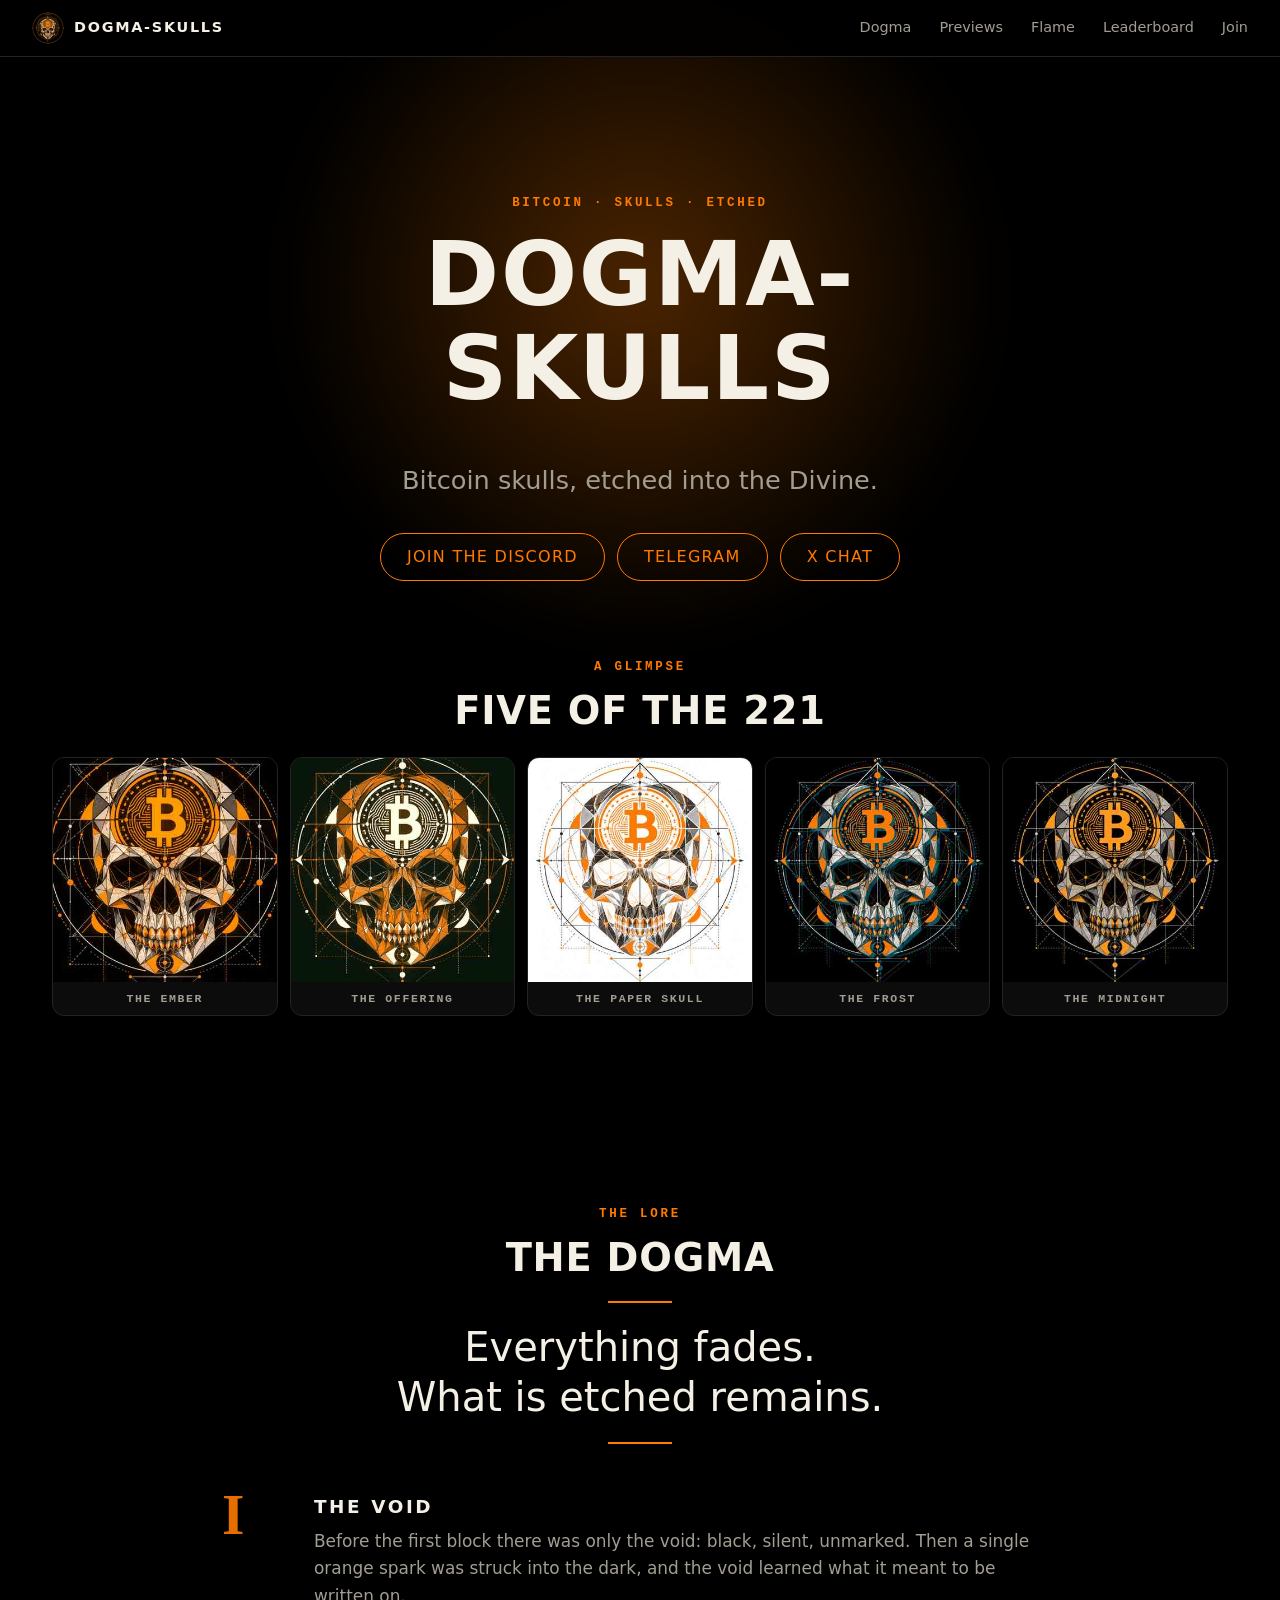
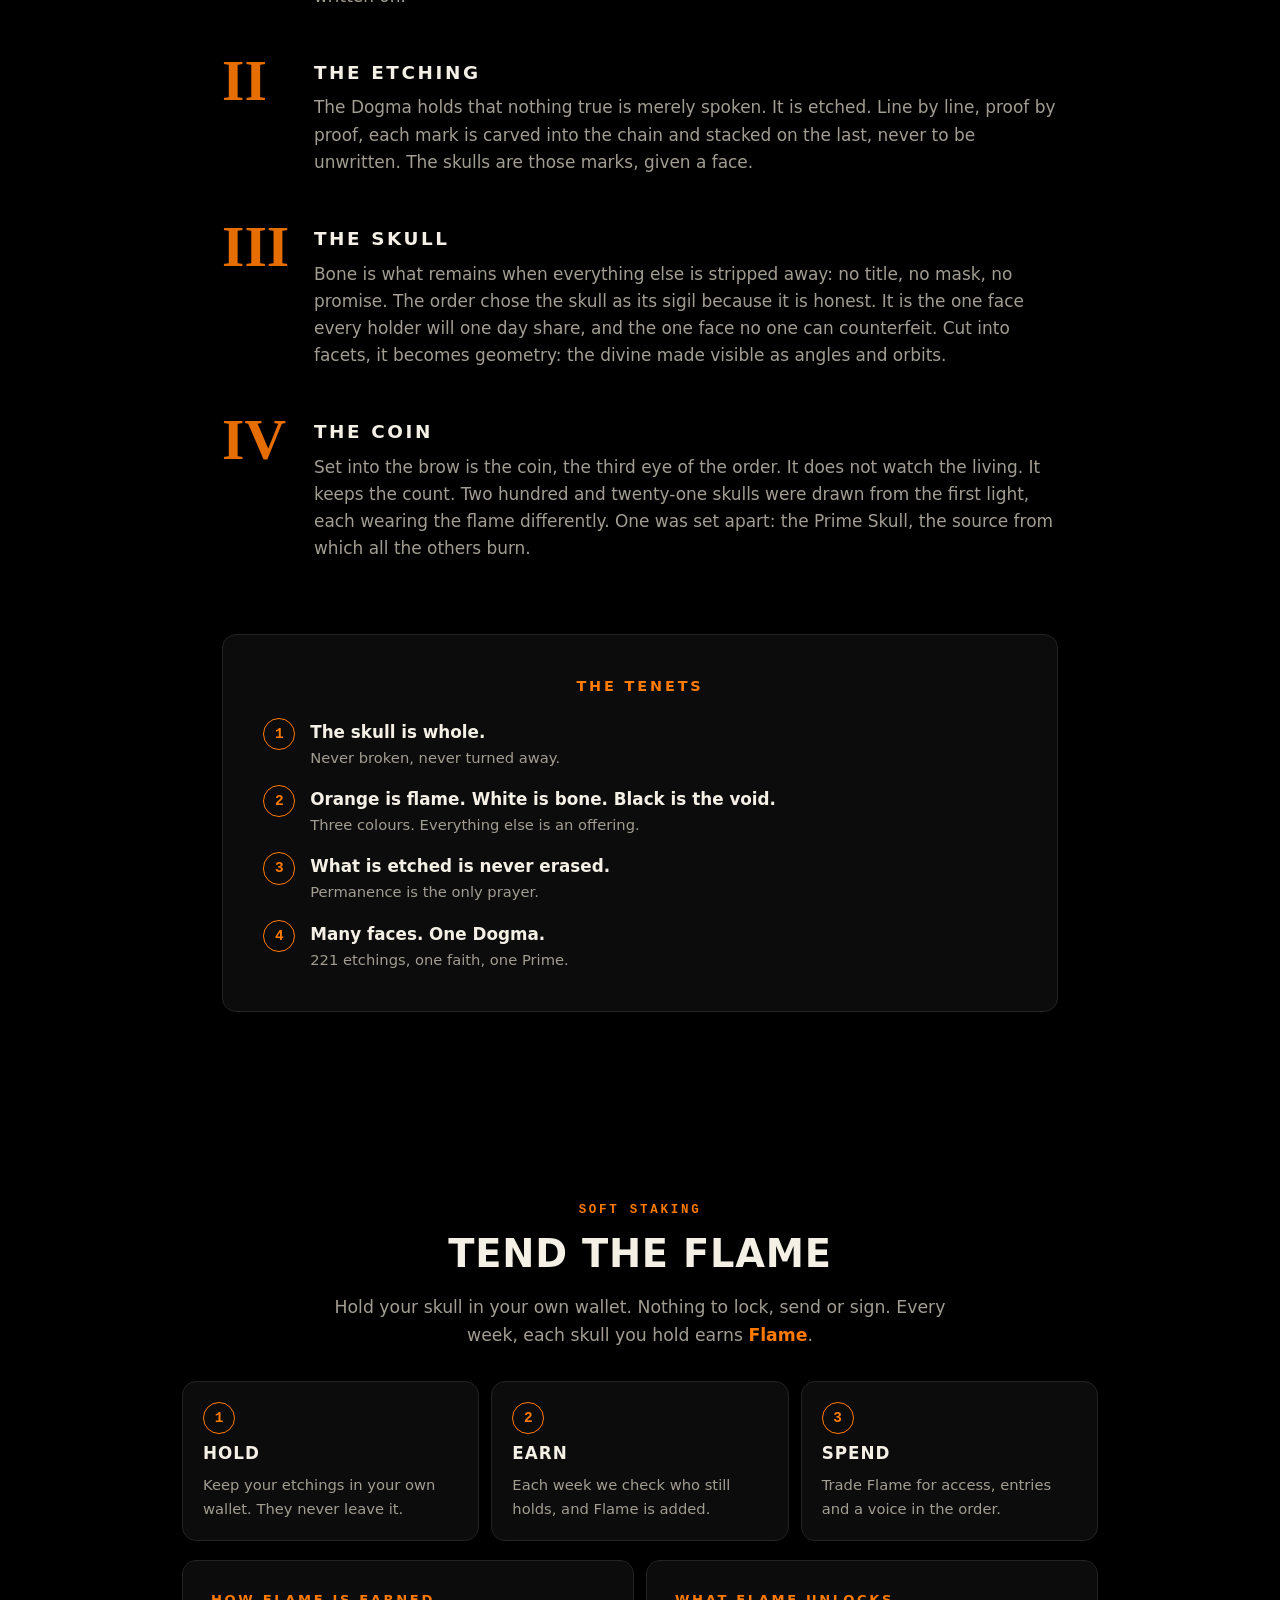
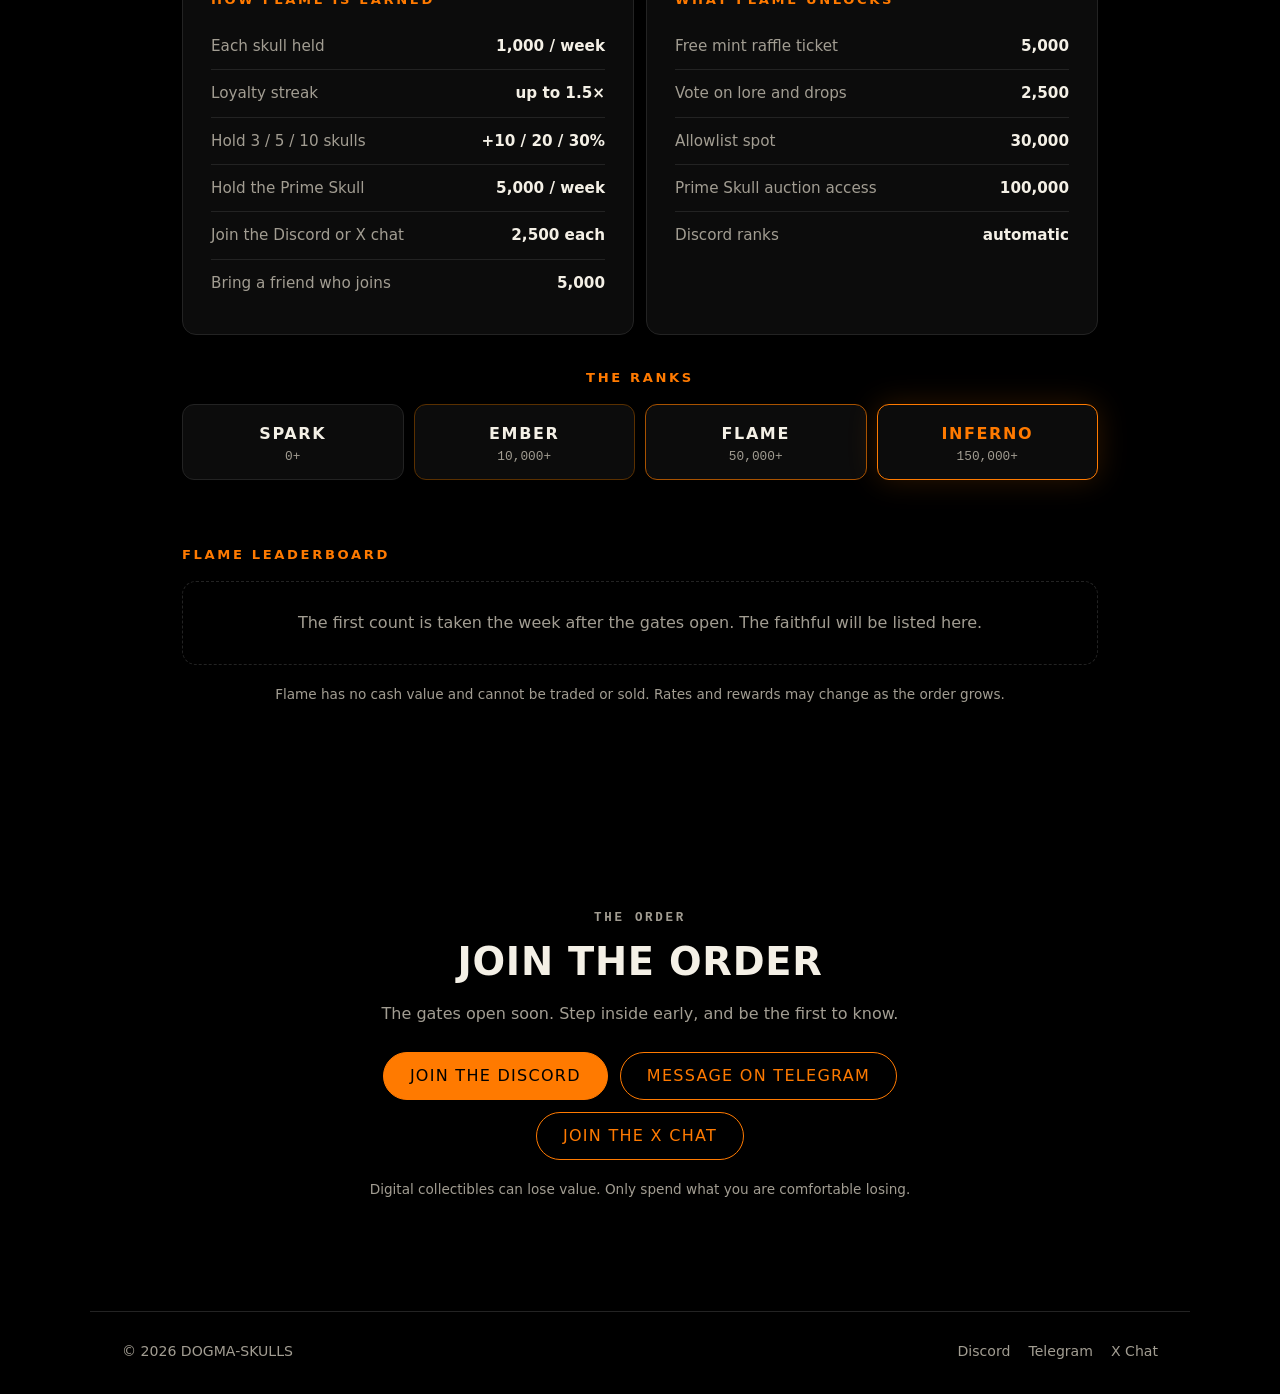
<file: index.html>
<!doctype html>
<html lang="en">
<head>
<meta charset="utf-8">
<meta name="viewport" content="width=device-width, initial-scale=1, viewport-fit=cover">
<title>Dogma-Skulls — Bitcoin skulls, etched into the Divine</title>
<meta name="description" content="Dogma-Skulls: Bitcoin skulls, etched into the Divine. 221 geometric skull etchings in black, white and orange, plus one Prime Skull.">
<meta name="theme-color" content="#000000">
<link rel="icon" type="image/png" href="[data-uri]">
<style>
:root{--bg:#000;--panel:#0c0c0c;--line:#232323;--text:#f4f0e6;--muted:#a29d92;--orange:#ff7a00;--orange-soft:#ff9a3d;--max:1100px;--gutter:clamp(16px,4vw,32px)}
*{box-sizing:border-box}
[hidden]{display:none!important}
html{scroll-behavior:smooth;scroll-padding-top:72px;background:var(--bg)}
body{margin:0;background:var(--bg);color:var(--text);font:16px/1.6 system-ui,-apple-system,"Segoe UI",Roboto,Helvetica,Arial,sans-serif;-webkit-font-smoothing:antialiased}
img{display:block;max-width:100%;height:auto}
a{color:inherit}
h1,h2{line-height:1.05;letter-spacing:.02em;margin:0 0 .5em;text-transform:uppercase}
h1{font-size:clamp(2.6rem,9vw,5.6rem);font-weight:900}
h2{font-size:clamp(1.6rem,4vw,2.4rem);font-weight:800}
p{margin:0 0 1em}
section{max-width:var(--max);margin:0 auto;padding:clamp(48px,9vw,96px) var(--gutter)}
.eyebrow{font:600 .78rem/1 ui-monospace,SFMono-Regular,Menlo,monospace;letter-spacing:.22em;text-transform:uppercase;color:var(--orange);margin-bottom:1.1rem}
.muted{color:var(--muted)}
.fine{color:var(--muted);font-size:.85rem;text-align:center;margin-top:1.2rem}

.nav{position:sticky;top:0;z-index:20;display:flex;justify-content:space-between;align-items:center;gap:16px;padding:12px var(--gutter);background:rgba(0,0,0,.85);backdrop-filter:blur(10px);border-bottom:1px solid var(--line)}
.brand{display:flex;align-items:center;gap:10px;text-decoration:none;font-weight:800;letter-spacing:.12em;font-size:.9rem}
.brand img{border-radius:50%}
.nav nav{display:flex;gap:clamp(14px,3vw,28px)}
.nav nav a{text-decoration:none;color:var(--muted);font-size:.9rem;transition:color .15s}
.nav nav a:hover{color:var(--orange)}

.btn{display:inline-flex;align-items:center;justify-content:center;min-height:48px;padding:0 26px;border:1.5px solid var(--text);border-radius:999px;background:transparent;color:var(--text);font:700 .9rem/1 inherit;letter-spacing:.08em;text-transform:uppercase;text-decoration:none;cursor:pointer;transition:transform .15s,background .15s,color .15s,border-color .15s}
.btn:hover{transform:translateY(-2px);border-color:var(--orange);color:var(--orange)}
.btn.primary{background:var(--orange);border-color:var(--orange);color:#000}
.btn.primary:hover{background:var(--orange-soft);border-color:var(--orange-soft);color:#000}
.btn.social{border-color:var(--orange);color:var(--orange)}
.btn.social:hover{background:var(--orange);color:#000}
.btn:focus-visible{outline:2px solid var(--orange);outline-offset:3px}
.cta{display:flex;flex-wrap:wrap;gap:12px;margin:1.6rem 0 0}
.cta.center{justify-content:center}

.hero{position:relative;isolation:isolate;text-align:center;padding-top:clamp(64px,12vw,140px);padding-bottom:clamp(40px,7vw,80px)}
.hero::before{content:"";position:absolute;left:50%;top:38%;width:min(760px,95vw);aspect-ratio:1;transform:translate(-50%,-50%);z-index:-1;border-radius:50%;background:radial-gradient(circle,rgba(255,122,0,.30),rgba(255,122,0,0) 66%);filter:blur(30px)}
.lede{font-size:clamp(1.15rem,2.6vw,1.6rem);color:var(--muted);margin:.4rem auto 0;max-width:30ch}
.hero .cta{justify-content:center;margin-top:2rem}

.previews{max-width:1240px;padding-top:0}
.previews-head{text-align:center;margin-bottom:1.6rem}
.row{display:grid;grid-template-columns:repeat(5,1fr);gap:12px}
.card{margin:0;border:1px solid var(--line);border-radius:12px;overflow:hidden;background:var(--panel);transition:transform .2s,border-color .2s}
.card:hover{transform:translateY(-4px);border-color:var(--orange)}
.card img{width:100%;aspect-ratio:1;object-fit:cover}
.card figcaption{padding:10px 12px;text-align:center;font:600 .72rem/1.2 ui-monospace,Menlo,monospace;letter-spacing:.14em;text-transform:uppercase;color:var(--muted)}

.lore{max-width:900px}
.lore>.eyebrow,.lore>h2{text-align:center}
.pull{margin:1.4rem auto 3rem;padding:0;text-align:center;font-size:clamp(1.5rem,4.2vw,2.5rem);font-weight:300;line-height:1.25}
.pull::before,.pull::after{content:"";display:block;width:64px;height:2px;background:var(--orange);margin:1.2rem auto}
.chapters{display:grid;gap:clamp(28px,5vw,48px);margin-bottom:clamp(40px,7vw,72px)}
.chapters article{position:relative;padding-left:clamp(56px,10vw,92px)}
.chapters .num{position:absolute;left:0;top:-.1em;font:900 clamp(2.4rem,6vw,3.6rem)/1 Georgia,"Times New Roman",serif;color:var(--orange);opacity:.9}
.chapters h3{margin:0 0 .4em;font-size:1.15rem;letter-spacing:.14em;text-transform:uppercase}
.chapters p{margin:0;color:var(--muted);font-size:1.06rem}
.tenets{border:1px solid var(--line);border-radius:14px;background:var(--panel);padding:clamp(22px,4vw,40px)}
.tenets h3{margin:0 0 1.2rem;text-align:center;letter-spacing:.2em;text-transform:uppercase;font-size:.9rem;color:var(--orange)}
.tenets ol{margin:0;padding:0;list-style:none;counter-reset:t;display:grid;gap:16px}
.tenets li{counter-increment:t;display:grid;grid-template-columns:2.2rem 1fr;column-gap:12px;align-items:baseline}
.tenets li::before{content:counter(t);grid-row:span 2;font:700 .9rem/1 ui-monospace,Menlo,monospace;color:var(--orange);border:1px solid var(--orange);border-radius:50%;width:1.9rem;height:1.9rem;display:grid;place-items:center}
.tenets li strong{font-size:1.05rem}
.tenets li span{color:var(--muted);font-size:.92rem}

.join{text-align:center;max-width:760px}
.join p{color:var(--muted)}

.footer{display:flex;flex-wrap:wrap;justify-content:space-between;gap:12px;max-width:var(--max);margin:0 auto;padding:28px var(--gutter) calc(28px + env(safe-area-inset-bottom));border-top:1px solid var(--line);color:var(--muted);font-size:.88rem}
.footer .links{display:flex;gap:18px}
.footer a{text-decoration:none}.footer a:hover{color:var(--orange)}

@media (max-width:900px){.row{grid-template-columns:repeat(6,1fr)}.card:nth-child(-n+3){grid-column:span 2}.card:nth-child(n+4){grid-column:span 3}}
@media (max-width:520px){.nav nav a:nth-child(2),.nav nav a:nth-child(4){display:none}.row{gap:8px}.card figcaption{font-size:.62rem;padding:8px 6px}}
@media (prefers-reduced-motion:reduce){html{scroll-behavior:auto}.btn,.card{transition:none}}

/* flame / soft staking */
.flame{max-width:980px;text-align:center}
.flame-lede{color:var(--muted);font-size:1.08rem;max-width:56ch;margin:0 auto 2rem}
.flame-lede strong{color:var(--orange)}
.steps{list-style:none;margin:0 0 1.2rem;padding:0;display:grid;grid-template-columns:repeat(3,1fr);gap:12px;text-align:left}
.steps li{background:var(--panel);border:1px solid var(--line);border-radius:14px;padding:20px;display:grid;gap:6px}
.steps b{width:2rem;height:2rem;display:grid;place-items:center;border:1px solid var(--orange);border-radius:50%;color:var(--orange);font:700 .9rem/1 ui-monospace,Menlo,monospace}
.steps strong{font-size:1.05rem;letter-spacing:.06em;text-transform:uppercase}
.steps span{color:var(--muted);font-size:.92rem}
.panels{display:grid;grid-template-columns:1fr 1fr;gap:12px;text-align:left;margin-bottom:2rem}
.panel{background:var(--panel);border:1px solid var(--line);border-radius:14px;padding:clamp(18px,3vw,28px)}
.panel h3{margin:0 0 .8rem;font-size:.82rem;letter-spacing:.2em;text-transform:uppercase;color:var(--orange)}
.panel ul{list-style:none;margin:0;padding:0}
.panel li{display:flex;justify-content:space-between;gap:14px;padding:11px 0;border-top:1px solid var(--line);font-size:.95rem}
.panel li:first-child{border-top:0}
.panel li span{color:var(--muted)}
.panel li b{white-space:nowrap;color:var(--text)}
.ranks-title{margin:0 0 1rem;font-size:.82rem;letter-spacing:.2em;text-transform:uppercase;color:var(--orange)}
.ranks{display:grid;grid-template-columns:repeat(4,1fr);gap:10px}
.ranks div{border:1px solid var(--line);border-radius:12px;padding:16px 8px;background:var(--panel);display:grid;gap:4px}
.ranks strong{letter-spacing:.1em;text-transform:uppercase}
.ranks span{color:var(--muted);font:500 .8rem/1 ui-monospace,Menlo,monospace}
.ranks div:nth-child(2){border-color:#5a3000}
.ranks div:nth-child(3){border-color:#a85200}
.ranks .top{border-color:var(--orange);box-shadow:0 0 30px rgba(255,122,0,.18)}
.ranks .top strong{color:var(--orange)}
@media (max-width:760px){.steps,.panels{grid-template-columns:1fr}.ranks{grid-template-columns:repeat(2,1fr)}}
.board{margin-top:clamp(40px,7vw,64px);text-align:left}
.board-head{display:flex;flex-wrap:wrap;justify-content:space-between;align-items:end;gap:12px;margin-bottom:1rem}
.board-head h3{margin:0;font-size:.82rem;letter-spacing:.2em;text-transform:uppercase;color:var(--orange)}
.board-head p{margin:0;color:var(--muted);font:500 .8rem/1.2 ui-monospace,Menlo,monospace}
.board-find{display:flex;gap:8px;margin-bottom:12px}
.board-find input{flex:1;min-width:0;min-height:44px;padding:0 16px;border:1px solid var(--line);border-radius:999px;background:var(--panel);color:var(--text);font:.92rem/1 inherit}
.board-find input:focus-visible{outline:2px solid var(--orange);outline-offset:2px}
.board-list{list-style:none;margin:0;padding:0;border:1px solid var(--line);border-radius:14px;background:var(--panel);overflow:hidden}
.board-list li{display:grid;grid-template-columns:3rem 1fr auto auto;align-items:center;gap:12px;padding:12px 18px;border-top:1px solid var(--line)}
.board-list li:first-child{border-top:0}
.board-list .pos{font:700 .95rem/1 ui-monospace,Menlo,monospace;color:var(--muted)}
.board-list li:nth-child(-n+3) .pos{color:var(--orange)}
.board-list .who{min-width:0;overflow:hidden;text-overflow:ellipsis;white-space:nowrap}
.board-list .who small{display:block;white-space:normal;color:var(--muted);font:.75rem/1.4 ui-monospace,Menlo,monospace}
.board-list .tier{font:600 .68rem/1 ui-monospace,Menlo,monospace;letter-spacing:.14em;text-transform:uppercase;color:var(--muted);border:1px solid var(--line);border-radius:999px;padding:5px 9px}
.board-list .tier.ember{border-color:#5a3000}
.board-list .tier.flame{border-color:#a85200;color:var(--orange-soft)}
.board-list .tier.inferno{border-color:var(--orange);color:var(--orange)}
.board-list .pts{font:700 .95rem/1 ui-monospace,Menlo,monospace;text-align:right;white-space:nowrap}
.board-list .pts small{display:block;margin-top:4px;color:var(--muted);font-weight:500;font-size:.72rem}
.board-list li.hit{background:rgba(255,122,0,.10)}
.board-empty{margin:0;padding:28px 18px;border:1px dashed var(--line);border-radius:14px;text-align:center;color:var(--muted)}
@media (max-width:520px){.board-list li{grid-template-columns:2.2rem 1fr auto;padding:12px 14px}.board-list .tier{display:none}}
</style>
</head>
<body>

<header class="nav" id="top">
  <a class="brand" href="#top" aria-label="Back to top"><img src="[data-uri]" width="32" height="32" alt=""><span>DOGMA-SKULLS</span></a>
  <nav aria-label="Primary"><a href="#lore">Dogma</a><a href="#previews">Previews</a><a href="#flame">Flame</a><a href="#leaderboard">Leaderboard</a><a href="#join">Join</a></nav>
</header>

<main>
  <section class="hero">
    <p class="eyebrow">Bitcoin · Skulls · Etched</p>
    <h1>Dogma-<br>Skulls</h1>
    <p class="lede">Bitcoin skulls, etched into the Divine.</p>
    <div class="cta">
      <a class="btn social" href="https://discord.gg/45fr4KVn" target="_blank" rel="noopener noreferrer">Join the Discord</a>
      <a class="btn social" href="https://t.me/Its_Hexveil" target="_blank" rel="noopener noreferrer">Telegram</a>
      <a class="btn social" href="https://x.com/i/chat/group_join/g2113898521510236257/j8NEC8AR1s" target="_blank" rel="noopener noreferrer">X Chat</a>
    </div>
  </section>

  <section class="previews" id="previews">
    <div class="previews-head">
      <p class="eyebrow">A glimpse</p>
      <h2>Five of the 221</h2>
    </div>
    <div class="row">
      <figure class="card">
        <img src="[data-uri]" width="400" height="400" alt="Dogma-Skulls etching: The Ember">
        <figcaption>The Ember</figcaption>
      </figure>
      <figure class="card">
        <img src="[data-uri]" width="400" height="400" alt="Dogma-Skulls etching: The Offering">
        <figcaption>The Offering</figcaption>
      </figure>
      <figure class="card">
        <img src="[data-uri]" width="400" height="400" alt="Dogma-Skulls etching: The Paper Skull">
        <figcaption>The Paper Skull</figcaption>
      </figure>
      <figure class="card">
        <img src="[data-uri]" width="400" height="400" alt="Dogma-Skulls etching: The Frost">
        <figcaption>The Frost</figcaption>
      </figure>
      <figure class="card">
        <img src="[data-uri]" width="400" height="400" alt="Dogma-Skulls etching: The Midnight">
        <figcaption>The Midnight</figcaption>
      </figure>
    </div>
  </section>

  <section class="lore" id="lore">
    <p class="eyebrow">The lore</p>
    <h2>The Dogma</h2>
    <blockquote class="pull">Everything fades.<br>What is etched remains.</blockquote>

    <div class="chapters">
      <article><span class="num">I</span><h3>The Void</h3>
        <p>Before the first block there was only the void: black, silent, unmarked. Then a single orange spark was struck into the dark, and the void learned what it meant to be written on.</p></article>
      <article><span class="num">II</span><h3>The Etching</h3>
        <p>The Dogma holds that nothing true is merely spoken. It is etched. Line by line, proof by proof, each mark is carved into the chain and stacked on the last, never to be unwritten. The skulls are those marks, given a face.</p></article>
      <article><span class="num">III</span><h3>The Skull</h3>
        <p>Bone is what remains when everything else is stripped away: no title, no mask, no promise. The order chose the skull as its sigil because it is honest. It is the one face every holder will one day share, and the one face no one can counterfeit. Cut into facets, it becomes geometry: the divine made visible as angles and orbits.</p></article>
      <article><span class="num">IV</span><h3>The Coin</h3>
        <p>Set into the brow is the coin, the third eye of the order. It does not watch the living. It keeps the count. Two hundred and twenty-one skulls were drawn from the first light, each wearing the flame differently. One was set apart: the Prime Skull, the source from which all the others burn.</p></article>
    </div>

    <div class="tenets">
      <h3>The Tenets</h3>
      <ol>
        <li><strong>The skull is whole.</strong><span>Never broken, never turned away.</span></li>
        <li><strong>Orange is flame. White is bone. Black is the void.</strong><span>Three colours. Everything else is an offering.</span></li>
        <li><strong>What is etched is never erased.</strong><span>Permanence is the only prayer.</span></li>
        <li><strong>Many faces. One Dogma.</strong><span>221 etchings, one faith, one Prime.</span></li>
      </ol>
    </div>
  </section>

  <section class="flame" id="flame">
    <p class="eyebrow">Soft staking</p>
    <h2>Tend the Flame</h2>
    <p class="flame-lede">Hold your skull in your own wallet. Nothing to lock, send or sign. Every week, each skull you hold earns <strong>Flame</strong>.</p>

    <ol class="steps">
      <li><b>1</b><strong>Hold</strong><span>Keep your etchings in your own wallet. They never leave it.</span></li>
      <li><b>2</b><strong>Earn</strong><span>Each week we check who still holds, and Flame is added.</span></li>
      <li><b>3</b><strong>Spend</strong><span>Trade Flame for access, entries and a voice in the order.</span></li>
    </ol>

    <div class="panels">
      <div class="panel">
        <h3>How Flame is earned</h3>
        <ul>
          <li><span>Each skull held</span><b>1,000 / week</b></li>
          <li><span>Loyalty streak</span><b>up to 1.5&times;</b></li>
          <li><span>Hold 3 / 5 / 10 skulls</span><b>+10 / 20 / 30%</b></li>
          <li><span>Hold the Prime Skull</span><b>5,000 / week</b></li>
          <li><span>Join the Discord or X chat</span><b>2,500 each</b></li>
          <li><span>Bring a friend who joins</span><b>5,000</b></li>
        </ul>
      </div>
      <div class="panel">
        <h3>What Flame unlocks</h3>
        <ul>
          <li><span>Free mint raffle ticket</span><b>5,000</b></li>
          <li><span>Vote on lore and drops</span><b>2,500</b></li>
          <li><span>Allowlist spot</span><b>30,000</b></li>
          <li><span>Prime Skull auction access</span><b>100,000</b></li>
          <li><span>Discord ranks</span><b>automatic</b></li>
        </ul>
      </div>
    </div>

    <h3 class="ranks-title">The Ranks</h3>
    <div class="ranks">
      <div><strong>Spark</strong><span>0+</span></div>
      <div><strong>Ember</strong><span>10,000+</span></div>
      <div><strong>Flame</strong><span>50,000+</span></div>
      <div class="top"><strong>Inferno</strong><span>150,000+</span></div>
    </div>
    <div class="board" id="leaderboard">
      <div class="board-head">
        <h3>Flame Leaderboard</h3>
        <p id="board-updated"></p>
      </div>
      <form class="board-find" id="board-find" role="search" hidden>
        <input id="board-q" type="search" placeholder="Find your wallet or name" aria-label="Find your wallet or name" autocomplete="off" spellcheck="false">
        <button class="btn" type="submit">Find</button>
      </form>
      <ol class="board-list" id="board-list" hidden></ol>
      <p class="board-empty" id="board-empty">The first count is taken the week after the gates open. The faithful will be listed here.</p>
    </div>
    <script>
    (function(){
      var TIERS=[[150000,'Inferno'],[50000,'Flame'],[10000,'Ember'],[0,'Spark']],SHOW=25;
      var list=document.getElementById('board-list'),empty=document.getElementById('board-empty'),
          find=document.getElementById('board-find'),q=document.getElementById('board-q'),upd=document.getElementById('board-updated'),rows=[];
      function tier(n){for(var i=0;i<TIERS.length;i++)if(n>=TIERS[i][0])return TIERS[i][1]}
      function short(w){return w&&w.length>16?w.slice(0,8)+'\u2026'+w.slice(-6):(w||'')}
      function el(tag,cls,text){var e=document.createElement(tag);if(cls)e.className=cls;if(text!=null)e.textContent=text;return e}
      function render(hit){
        list.textContent='';
        rows.forEach(function(r,i){
          if(i>=SHOW&&i!==hit)return;
          var li=el('li',i===hit?'hit':''),who=el('span','who',r.name||short(r.wallet)),t=tier(r.flame);
          if(r.name&&r.wallet)who.appendChild(el('small','',short(r.wallet)));
          var meta=[];
          if(r.skulls)meta.push(r.skulls+(r.skulls===1?' skull':' skulls'));
          if(r.streak>1)meta.push(r.streak+'-week streak');
          if(meta.length)who.appendChild(el('small','',meta.join(' \u00b7 ')));
          var pts=el('span','pts',r.flame.toLocaleString('en-US'));
          if(r.week)pts.appendChild(el('small','','+'+r.week.toLocaleString('en-US')+' this week'));
          li.append(el('span','pos','#'+(i+1)),who,el('span','tier '+t.toLowerCase(),t),pts);
          list.appendChild(li);
        });
      }
      find.addEventListener('submit',function(e){
        e.preventDefault();
        var s=q.value.trim().toLowerCase(),hit=-1;
        if(s)rows.some(function(r,i){if((r.wallet||'').toLowerCase()===s||(r.name||'').toLowerCase().indexOf(s)>-1||(r.wallet||'').toLowerCase().indexOf(s)>-1){hit=i;return true}});
        render(hit);
        empty.hidden=!(s&&hit<0);
        if(s&&hit<0)empty.textContent='No holder matches that. The count is taken weekly, so check back after the next one.';
        if(hit>-1)list.querySelector('.hit').scrollIntoView({block:'nearest',behavior:'smooth'});
      });
      fetch('flame.json',{cache:'no-cache'}).then(function(r){return r.ok?r.json():null}).then(function(d){
        if(!d||!Array.isArray(d.holders))return;
        rows=d.holders.filter(function(r){return r&&typeof r.flame==='number'&&(r.wallet||r.name)})
          .sort(function(a,b){return b.flame-a.flame});
        if(!rows.length)return;
        if(d.updated)upd.textContent='Count of '+d.updated;
        render(-1);list.hidden=false;find.hidden=false;empty.hidden=true;
      }).catch(function(){});
    })();
    </script>
    <p class="fine">Flame has no cash value and cannot be traded or sold. Rates and rewards may change as the order grows.</p>
  </section>

  <section class="join" id="join">
    <p class="eyebrow">The order</p>
    <h2>Join the Order</h2>
    <p>The gates open soon. Step inside early, and be the first to know.</p>
    <div class="cta center">
      <a class="btn primary" href="https://discord.gg/45fr4KVn" target="_blank" rel="noopener noreferrer">Join the Discord</a>
      <a class="btn social" href="https://t.me/Its_Hexveil" target="_blank" rel="noopener noreferrer">Message on Telegram</a>
      <a class="btn social" href="https://x.com/i/chat/group_join/g2113898521510236257/j8NEC8AR1s" target="_blank" rel="noopener noreferrer">Join the X Chat</a>
    </div>
    <p class="fine">Digital collectibles can lose value. Only spend what you are comfortable losing.</p>
  </section>
</main>

<footer class="footer">
  <span>&copy; <script>document.write(new Date().getFullYear())</script> DOGMA-SKULLS</span>
  <span class="links">
    <a href="https://discord.gg/45fr4KVn" target="_blank" rel="noopener noreferrer">Discord</a>
    <a href="https://t.me/Its_Hexveil" target="_blank" rel="noopener noreferrer">Telegram</a>
    <a href="https://x.com/i/chat/group_join/g2113898521510236257/j8NEC8AR1s" target="_blank" rel="noopener noreferrer">X Chat</a>
  </span>
</footer>

</body>
</html>
</file>
